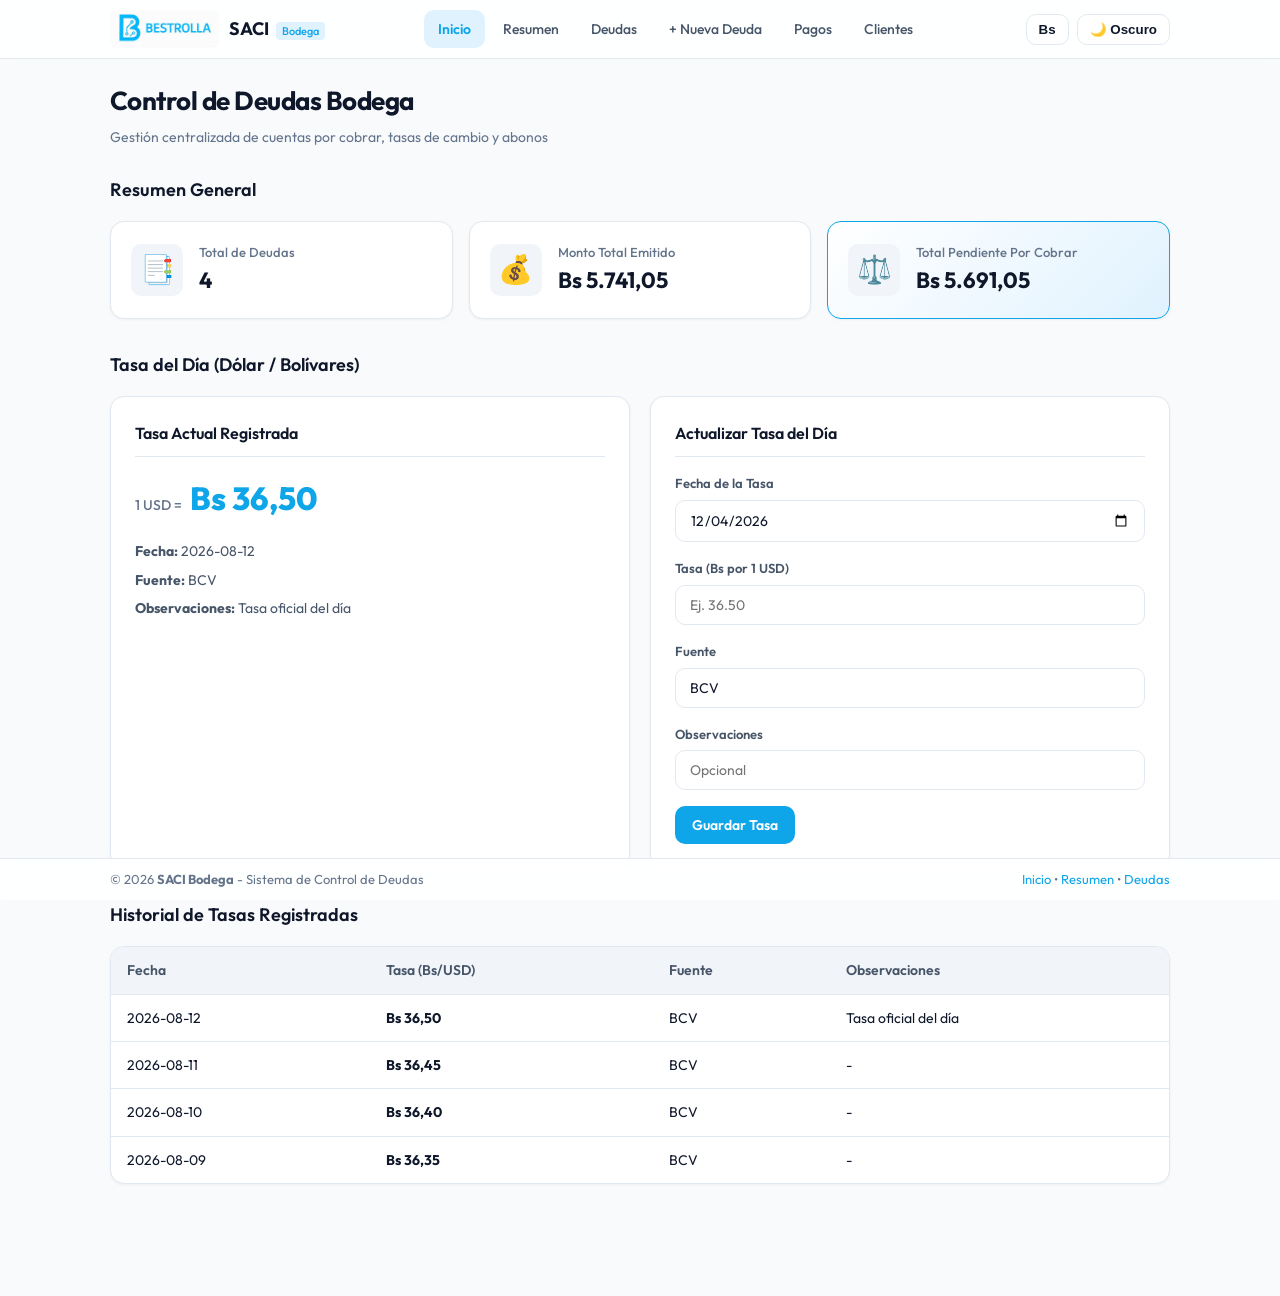
<file: index.html>
<!doctype html>
<html lang="es">
<head>
  <meta charset="utf-8">
  <meta name="viewport" content="width=device-width, initial-scale=1">
  <title>SACI - Control de Deudas Bodega</title>
  <meta name="description" content="Sistema de Control de Deudas y Pagos para Bodega - SACI">
  <link rel="preconnect" href="https://fonts.googleapis.com">
  <link rel="preconnect" href="https://fonts.gstatic.com" crossorigin>
  <link href="https://fonts.googleapis.com/css2?family=Outfit:wght@300;400;500;600;700&display=swap" rel="stylesheet">
  <link rel="stylesheet" href="/assets/css/style.css">
  <script src="/assets/js/app.js" defer></script>
</head>
<body>
  <!-- Header Navbar -->
  <header class="navbar">
    <div class="nav-container">
      <a href="#home" class="brand" id="brand-link">
        <img src="/assets/img/logo1.jpg" alt="Bodega SACI" class="brand-logo" id="brand-logo" onerror="this.onerror=null; this.src='data:image/svg+xml;utf8,<svg xmlns=\'http://www.w3.org/2000/svg\' width=\'40\' height=\'40\' viewBox=\'0 0 24 24\' fill=\'none\' stroke=\'%230ea5e9\' stroke-width=\'2\' stroke-linecap=\'round\' stroke-linejoin=\'round\'><path d=\'M3 9l9-7 9 7v11a2 2 0 0 1-2 2H5a2 2 0 0 1-2-2z\'/><polyline points=\'9 22 9 12 15 12 15 22\'/></svg>'">
        <span class="brand-name">SACI <small>Bodega</small></span>
      </a>
      
      <nav class="nav-links" id="main-nav">
        <a href="#home" class="nav-link active" data-target="page-home" id="nav-home">Inicio</a>
        <a href="#resumen" class="nav-link" data-target="page-resumen" id="nav-resumen">Resumen</a>
        <a href="#deudas" class="nav-link" data-target="page-deudas" id="nav-deudas">Deudas</a>
        <a href="#nueva-deuda" class="nav-link" data-target="page-nueva-deuda" id="nav-nueva-deuda">+ Nueva Deuda</a>
        <a href="#pagos" class="nav-link" data-target="page-pagos" id="nav-pagos">Pagos</a>
        <a href="#clientes" class="nav-link" data-target="page-clientes" id="nav-clientes">Clientes</a>
      </nav>

      <div class="nav-actions">
        <button id="currency-toggle" class="currency-toggle" type="button" title="Cambiar visualización de moneda">Bs</button>
        <button id="theme-toggle" class="theme-toggle" type="button" title="Cambiar tema">🌙 Oscuro</button>
      </div>
    </div>
  </header>

  <!-- Notification Toast Container -->
  <div id="toast-container" class="toast-container" aria-live="polite"></div>

  <!-- Main Container -->
  <main class="container">
    
    <!-- PAGE 1: INICIO / HOME -->
    <section id="page-home" class="page-section active">
      <div class="page-header">
        <h1>Control de Deudas Bodega</h1>
        <p class="subtitle">Gestión centralizada de cuentas por cobrar, tasas de cambio y abonos</p>
      </div>

      <div id="modo-respaldo-banner" class="banner-info" style="display:none;">
        ℹ️ Datos locales activos. Todos los cambios se guardan automáticamente en tu navegador.
      </div>

      <!-- Resumen General Cards -->
      <div class="section-block">
        <h2>Resumen General</h2>
        <div class="stats-grid">
          <div class="stat-card">
            <div class="stat-icon">📑</div>
            <div class="stat-info">
              <span class="stat-label">Total de Deudas</span>
              <strong class="stat-value" id="stat-total-deudas">0</strong>
            </div>
          </div>

          <div class="stat-card">
            <div class="stat-icon">💰</div>
            <div class="stat-info">
              <span class="stat-label">Monto Total Emitido</span>
              <strong class="stat-value amount" id="stat-monto-total">
                <span class="bs">Bs 0.00</span><span class="usd">$ 0.00</span>
              </strong>
            </div>
          </div>

          <div class="stat-card highlight">
            <div class="stat-icon">⚖️</div>
            <div class="stat-info">
              <span class="stat-label">Total Pendiente Por Cobrar</span>
              <strong class="stat-value amount" id="stat-total-pendiente">
                <span class="bs">Bs 0.00</span><span class="usd">$ 0.00</span>
              </strong>
            </div>
          </div>
        </div>
      </div>

      <!-- Tasa del Día -->
      <div class="section-block">
        <h2>Tasa del Día (Dólar / Bolívares)</h2>
        <div class="grid-2col">
          <div class="card-box">
            <h3>Tasa Actual Registrada</h3>
            <div class="rate-details">
              <div class="rate-main">
                <span class="rate-badge">1 USD =</span>
                <span class="rate-price" id="tasa-actual-val">Bs 0.00</span>
              </div>
              <div class="rate-meta">
                <div><strong>Fecha:</strong> <span id="tasa-actual-fecha">-</span></div>
                <div><strong>Fuente:</strong> <span id="tasa-actual-fuente">BCV</span></div>
                <div><strong>Observaciones:</strong> <span id="tasa-actual-obs">-</span></div>
              </div>
            </div>
          </div>

          <div class="card-box">
            <h3>Actualizar Tasa del Día</h3>
            <form id="form-tasa" class="form-compact">
              <div class="form-group">
                <label for="tasa-fecha">Fecha de la Tasa</label>
                <input type="date" id="tasa-fecha" required>
              </div>
              <div class="form-group">
                <label for="tasa-monto">Tasa (Bs por 1 USD)</label>
                <input type="number" step="0.01" id="tasa-monto" placeholder="Ej. 36.50" required>
              </div>
              <div class="form-group">
                <label for="tasa-fuente">Fuente</label>
                <input type="text" id="tasa-fuente" value="BCV" required>
              </div>
              <div class="form-group">
                <label for="tasa-obs">Observaciones</label>
                <input type="text" id="tasa-obs" placeholder="Opcional">
              </div>
              <button type="submit" class="btn btn-primary" id="btn-save-tasa">Guardar Tasa</button>
            </form>
          </div>
        </div>
      </div>

      <!-- Historial de Tasas -->
      <div class="section-block">
        <h2>Historial de Tasas Registradas</h2>
        <div class="table-responsive">
          <table id="tbl-historial-tasas" class="data-table">
            <thead>
              <tr>
                <th>Fecha</th>
                <th>Tasa (Bs/USD)</th>
                <th>Fuente</th>
                <th>Observaciones</th>
              </tr>
            </thead>
            <tbody id="tbody-historial-tasas">
              <!-- Rendered via JS -->
            </tbody>
          </table>
        </div>
      </div>
    </section>

    <!-- PAGE 2: RESUMEN -->
    <section id="page-resumen" class="page-section">
      <div class="page-header">
        <h1>Resumen de Deudas por Cliente</h1>
        <p class="subtitle">Consolidado general de deudas acumuladas y saldos pendientes por cliente</p>
      </div>

      <div class="toolbar">
        <div class="toolbar-item search-box">
          <label for="filter-resumen">Filtrar clientes</label>
          <input type="text" id="filter-resumen" class="filter-input" placeholder="Buscar por cliente o alias...">
        </div>
        <div class="toolbar-item sort-box">
          <label for="sort-resumen">Ordenar por</label>
          <select id="sort-resumen" class="sort-input">
            <option value="pend_desc">Deuda mayor → menor</option>
            <option value="pend_asc">Deuda menor → mayor</option>
            <option value="name_asc">Cliente A → Z</option>
            <option value="name_desc">Cliente Z → A</option>
          </select>
        </div>
      </div>

      <div class="table-responsive">
        <table id="tbl-resumen" class="data-table">
          <thead>
            <tr>
              <th>ID</th>
              <th>Cliente</th>
              <th>Alias</th>
              <th># Deudas</th>
              <th>Monto Total</th>
              <th>Saldo Pendiente</th>
            </tr>
          </thead>
          <tbody id="tbody-resumen">
            <!-- Rendered via JS -->
          </tbody>
        </table>
      </div>
    </section>

    <!-- PAGE 3: DEUDAS -->
    <section id="page-deudas" class="page-section">
      <div class="page-header">
        <h1>Listado General de Deudas</h1>
        <p class="subtitle">Registro detallado de facturas, fiados y cuentas registradas</p>
      </div>

      <div class="toolbar">
        <div class="toolbar-item search-box">
          <label for="filter-deudas">Filtrar deudas</label>
          <input type="text" id="filter-deudas" class="filter-input" placeholder="Buscar por cliente, alias o descripción...">
        </div>
        <div class="toolbar-item sort-box">
          <label for="sort-deudas">Ordenar por</label>
          <select id="sort-deudas" class="sort-input">
            <option value="pend_desc">Deuda mayor → menor</option>
            <option value="pend_asc">Deuda menor → mayor</option>
            <option value="name_asc">Cliente A → Z</option>
            <option value="name_desc">Cliente Z → A</option>
            <option value="date_desc">Fecha nueva → vieja</option>
            <option value="date_asc">Fecha vieja → nueva</option>
          </select>
        </div>
      </div>

      <div class="table-responsive">
        <table id="tbl-deudas" class="data-table">
          <thead>
            <tr>
              <th>Cliente</th>
              <th>Alias</th>
              <th>Descripción</th>
              <th>Fecha</th>
              <th>Monto Total</th>
              <th>Pagado</th>
              <th>Pendiente</th>
              <th>Historial</th>
              <th>Estado</th>
            </tr>
          </thead>
          <tbody id="tbody-deudas">
            <!-- Rendered via JS -->
          </tbody>
        </table>
      </div>
    </section>

    <!-- PAGE 4: NUEVA DEUDA -->
    <section id="page-nueva-deuda" class="page-section">
      <div class="page-header">
        <h1>Registrar Nueva Deuda</h1>
        <p class="subtitle">Agrega un nuevo fiado o factura a un cliente registrado</p>
      </div>

      <div class="form-container">
        <form id="form-nueva-deuda">
          <div class="form-group">
            <label for="cliente-search">Cliente</label>
            <div class="autocomplete">
              <input type="text" id="cliente-search" placeholder="Buscar cliente por nombre o alias..." autocomplete="off" required>
              <input type="hidden" id="id_cliente_selected" name="id_cliente" required>
              <div id="cliente-suggest" class="autocomplete-list"></div>
            </div>
            <div id="cliente-selected-info" class="selected-debt-badge" style="display:none;"></div>
          </div>

          <div class="form-group">
            <label for="deuda-desc">Descripción / Artículos</label>
            <input type="text" id="deuda-desc" name="descripcion" placeholder="Ej. Compra de víveres y charcutería" required>
          </div>

          <div class="grid-2col">
            <div class="form-group">
              <label for="deuda-monto">Monto Total</label>
              <input type="number" step="0.01" id="deuda-monto" name="monto_total" placeholder="0.00" min="0.01" required>
            </div>
            <div class="form-group">
              <label for="deuda-moneda">Moneda de la Deuda</label>
              <select id="deuda-moneda" name="moneda" required>
                <option value="BS">BS (Bolívares)</option>
                <option value="USD">USD (Dólares)</option>
              </select>
            </div>
          </div>

          <div class="grid-2col">
            <div class="form-group">
              <label for="deuda-fecha">Fecha de Deuda</label>
              <input type="date" id="deuda-fecha" name="fecha_deuda" required>
            </div>
            <div class="form-group">
              <label for="deuda-vencimiento">Fecha de Vencimiento (Opcional)</label>
              <input type="date" id="deuda-vencimiento" name="fecha_vencimiento">
            </div>
          </div>

          <div class="form-group">
            <label for="deuda-obs">Observaciones</label>
            <input type="text" id="deuda-obs" name="observaciones" placeholder="Notas adicionales (opcional)">
          </div>

          <button type="submit" class="btn btn-primary btn-block">Guardar Deuda</button>
        </form>
      </div>
    </section>

    <!-- PAGE 5: PAGOS -->
    <section id="page-pagos" class="page-section">
      <div class="page-header">
        <h1>Registrar Pago / Abono</h1>
        <p class="subtitle">Registra pagos individuales o amortización de deudas pendientes</p>
      </div>

      <div class="form-container">
        <form id="form-pago">
          <div class="form-group">
            <label for="deuda-search">Buscar Deuda / Cliente</label>
            <div class="autocomplete">
              <input type="text" id="deuda-search" placeholder="Escribe el nombre del cliente o descripción..." autocomplete="off">
              <input type="hidden" id="id_deuda_selected" name="id_deuda">
              <input type="hidden" id="ids_deudas_multi" name="ids_deudas">
              <div id="deuda-suggest" class="autocomplete-list"></div>
            </div>
            <div id="deuda-selected-info" class="selected-debt-badge" style="display:none;"></div>
            <div id="deuda-pick-list" class="selected-debt-badge" style="display:none;"></div>
          </div>

          <div class="form-group">
            <label for="pago-metodo">Método de Pago</label>
            <select id="pago-metodo" name="metodo" required>
              <option value="EFECTIVO">EFECTIVO</option>
              <option value="TRANSFERENCIA">TRANSFERENCIA</option>
              <option value="TARJETA">TARJETA</option>
              <option value="PAGO-MOVIL">PAGO-MÓVIL</option>
              <option value="BIO-PAGO">BIO-PAGO</option>
              <option value="BS/$">BS / $ (Pago Combinado Mixto)</option>
            </select>
          </div>

          <!-- Monto Simple -->
          <div id="container-monto-simple" class="form-group">
            <div class="grid-2col">
              <div class="form-group">
                <label for="pago-monto">Monto a Abonar</label>
                <input type="number" step="0.01" id="pago-monto" name="monto" placeholder="0.00" min="0.01">
              </div>
              <div class="form-group">
                <label for="pago-moneda">Moneda del Abono</label>
                <select id="pago-moneda" name="moneda">
                  <option value="BS">BS (Bolívares)</option>
                  <option value="USD">USD (Dólares)</option>
                </select>
              </div>
            </div>
          </div>

          <!-- Monto Combinado Mixto BS/$ -->
          <div id="container-monto-dual" class="form-group" style="display:none;">
            <label>Monto Combinado (Mixto)</label>
            <div class="grid-2col">
              <div>
                <label for="pago-monto-bs">Monto en Bolívares (Bs)</label>
                <input type="number" step="0.01" id="pago-monto-bs" name="monto_bs" placeholder="Bs 0.00">
              </div>
              <div>
                <label for="pago-monto-usd">Monto en Dólares ($)</label>
                <input type="number" step="0.01" id="pago-monto-usd" name="monto_usd" placeholder="$ 0.00">
              </div>
            </div>
          </div>

          <div class="form-group">
            <label for="pago-obs">Observaciones</label>
            <input type="text" id="pago-obs" name="observaciones" placeholder="Número de referencia, comprobante o notas">
          </div>

          <button type="submit" class="btn btn-primary btn-block">Registrar Pago</button>
        </form>
      </div>
    </section>

    <!-- PAGE 6: CLIENTES -->
    <section id="page-clientes" class="page-section">
      <div class="page-header">
        <h1>Gestión de Clientes</h1>
        <p class="subtitle">Registra nuevos clientes y administra su estado</p>
      </div>

      <div class="grid-2col">
        <div class="card-box">
          <h3>Registrar Nuevo Cliente</h3>
          <form id="form-cliente">
            <div class="form-group">
              <label for="cliente-nombre">Nombre</label>
              <input type="text" id="cliente-nombre" placeholder="Ej. Juan" required>
            </div>
            <div class="form-group">
              <label for="cliente-apellido">Apellido</label>
              <input type="text" id="cliente-apellido" placeholder="Ej. Pérez" required>
            </div>
            <div class="form-group">
              <label for="cliente-alias">Alias / Apodo (Opcional)</label>
              <input type="text" id="cliente-alias" placeholder="Ej. Juancho">
            </div>
            <button type="submit" class="btn btn-primary btn-block">Guardar Cliente</button>
          </form>
        </div>

        <div class="card-box">
          <h3>Herramientas de Respaldo</h3>
          <p class="text-muted">Exporta o importa tus datos para mantener siempre un respaldo seguro.</p>
          <div class="button-group">
            <button id="btn-export-json" class="btn btn-outline">📥 Exportar Respaldos (JSON)</button>
            <label for="btn-import-json" class="btn btn-outline" style="cursor:pointer; display:inline-block; text-align:center;">
              📤 Importar Respaldos
              <input type="file" id="btn-import-json" accept=".json" style="display:none;">
            </label>
            <button id="btn-reset-demo" class="btn btn-danger-outline">🔄 Restablecer Datos Demo</button>
          </div>
        </div>
      </div>

      <div class="section-block" style="margin-top: 24px;">
        <h2>Listado de Clientes</h2>
        <div class="table-responsive">
          <table id="tbl-clientes" class="data-table">
            <thead>
              <tr>
                <th>ID</th>
                <th>Nombre Completo</th>
                <th>Alias</th>
                <th>Fecha Registro</th>
                <th>Estado</th>
                <th>Acciones</th>
              </tr>
            </thead>
            <tbody id="tbody-clientes">
              <!-- Rendered via JS -->
            </tbody>
          </table>
        </div>
      </div>
    </section>

  </main>

  <!-- Side Panel for Facturas Historial -->
  <aside id="historial-panel" class="side-panel" aria-hidden="true">
    <div class="panel-header">
      <strong id="historial-panel-title">Historial de compras</strong>
      <button type="button" id="close-panel-btn" class="close-btn" title="Cerrar">✕</button>
    </div>
    <div id="historial-content" class="panel-body">
      <!-- Content populated via JS -->
    </div>
    <div class="panel-footer">
      <small class="muted">Listado completo de facturas y pagos del cliente</small>
    </div>
  </aside>

  <footer class="global-footer">
    <div class="footer-content">
      <span>&copy; 2026 <strong>SACI Bodega</strong> - Sistema de Control de Deudas</span>
      <span class="footer-links">
        <a href="#home">Inicio</a> &bull; 
        <a href="#resumen">Resumen</a> &bull; 
        <a href="#deudas">Deudas</a>
      </span>
    </div>
  </footer>
</body>
</html>
</file>
<file: assets/css/style.css>
/* ==========================================================================
   SACI - Control de Deudas Bodega Design System & Stylesheet
   ========================================================================== */

:root {
  --font-family: 'Outfit', -apple-system, BlinkMacSystemFont, 'Segoe UI', Roboto, sans-serif;
  
  /* Color Palette - Light Mode */
  --bg-primary: #f8fafc;
  --bg-surface: #ffffff;
  --bg-surface-glass: rgba(255, 255, 255, 0.85);
  --bg-hover: #f1f5f9;
  
  --text-primary: #0f172a;
  --text-secondary: #475569;
  --text-muted: #64748b;
  
  --brand-primary: #0ea5e9;
  --brand-primary-hover: #0284c7;
  --brand-primary-light: #e0f2fe;
  
  --color-success: #10b981;
  --color-success-bg: #d1fae5;
  --color-warning: #f59e0b;
  --color-warning-bg: #fef3c7;
  --color-danger: #ef4444;
  --color-danger-bg: #fee2e2;
  
  --border-color: #e2e8f0;
  --shadow-sm: 0 1px 3px rgba(0,0,0,0.05);
  --shadow-md: 0 4px 6px -1px rgba(0,0,0,0.07), 0 2px 4px -1px rgba(0,0,0,0.04);
  --shadow-lg: 0 10px 25px -5px rgba(0,0,0,0.1), 0 8px 10px -6px rgba(0,0,0,0.04);
  
  --ring-focus: rgba(14, 165, 233, 0.3);
  --radius-sm: 6px;
  --radius-md: 10px;
  --radius-lg: 14px;
}

.dark {
  --bg-primary: #0b0f19;
  --bg-surface: #111827;
  --bg-surface-glass: rgba(17, 24, 39, 0.85);
  --bg-hover: #1f293d;
  
  --text-primary: #f3f4f6;
  --text-secondary: #9ca3af;
  --text-muted: #6b7280;
  
  --brand-primary: #38bdf8;
  --brand-primary-hover: #0284c7;
  --brand-primary-light: rgba(56, 189, 248, 0.15);
  
  --color-success: #34d399;
  --color-success-bg: rgba(52, 211, 153, 0.15);
  --color-warning: #fbbf24;
  --color-warning-bg: rgba(251, 191, 36, 0.15);
  --color-danger: #f87171;
  --color-danger-bg: rgba(248, 113, 113, 0.15);
  
  --border-color: #1f2937;
  --shadow-sm: 0 1px 3px rgba(0,0,0,0.3);
  --shadow-md: 0 4px 12px rgba(0,0,0,0.4);
  --shadow-lg: 0 15px 35px rgba(0,0,0,0.6);
  
  --ring-focus: rgba(56, 189, 248, 0.35);
  color-scheme: dark;
}

/* Reset & Base Styles */
* {
  box-sizing: border-box;
  margin: 0;
  padding: 0;
}

body {
  font-family: var(--font-family);
  background-color: var(--bg-primary);
  color: var(--text-primary);
  line-height: 1.6;
  padding-top: 80px;
  padding-bottom: 80px;
  min-height: 100vh;
  transition: background-color 0.25s ease, color 0.25s ease;
}

/* Typography & Layout */
.container {
  max-width: 1100px;
  margin: 0 auto;
  padding: 0 20px;
}

.page-section {
  display: none;
  animation: fadeIn 0.3s cubic-bezier(0.4, 0, 0.2, 1);
}

.page-section.active {
  display: block;
}

@keyframes fadeIn {
  from { opacity: 0; transform: translateY(6px); }
  to { opacity: 1; transform: translateY(0); }
}

.page-header {
  margin-bottom: 28px;
}

.page-header h1 {
  font-size: 26px;
  font-weight: 700;
  letter-spacing: -0.02em;
  color: var(--text-primary);
}

.subtitle {
  font-size: 14px;
  color: var(--text-muted);
  margin-top: 4px;
}

/* Navbar Navigation */
.navbar {
  position: fixed;
  top: 0;
  left: 0;
  right: 0;
  background: var(--bg-surface-glass);
  backdrop-filter: blur(12px);
  -webkit-backdrop-filter: blur(12px);
  border-bottom: 1px solid var(--border-color);
  z-index: 100;
  transition: background-color 0.25s ease, border-color 0.25s ease;
}

.nav-container {
  max-width: 1100px;
  margin: 0 auto;
  padding: 10px 20px;
  display: flex;
  align-items: center;
  justify-content: space-between;
  gap: 16px;
}

.brand {
  display: flex;
  align-items: center;
  gap: 10px;
  text-decoration: none;
  color: var(--text-primary);
  font-weight: 700;
  font-size: 18px;
}

.brand-logo {
  height: 38px;
  width: auto;
  border-radius: var(--radius-sm);
  object-fit: contain;
}

.brand-name small {
  font-size: 11px;
  font-weight: 500;
  color: var(--brand-primary);
  background: var(--brand-primary-light);
  padding: 2px 6px;
  border-radius: 4px;
  margin-left: 4px;
}

.nav-links {
  display: flex;
  gap: 4px;
}

.nav-link {
  padding: 8px 14px;
  text-decoration: none;
  color: var(--text-secondary);
  font-weight: 500;
  font-size: 14px;
  border-radius: var(--radius-md);
  transition: all 0.2s ease;
}

.nav-link:hover {
  background: var(--bg-hover);
  color: var(--brand-primary);
}

.nav-link.active {
  background: var(--brand-primary-light);
  color: var(--brand-primary);
  font-weight: 600;
}

.nav-actions {
  display: flex;
  gap: 8px;
}

/* Buttons */
.btn {
  display: inline-flex;
  align-items: center;
  justify-content: center;
  padding: 9px 16px;
  font-family: var(--font-family);
  font-size: 14px;
  font-weight: 600;
  border-radius: var(--radius-md);
  border: 1px solid transparent;
  cursor: pointer;
  transition: all 0.2s ease;
}

.btn-primary {
  background: var(--brand-primary);
  color: #ffffff;
}

.btn-primary:hover {
  background: var(--brand-primary-hover);
  box-shadow: 0 4px 12px rgba(14, 165, 233, 0.25);
}

.btn-outline {
  background: var(--bg-surface);
  color: var(--text-primary);
  border-color: var(--border-color);
}

.btn-outline:hover {
  border-color: var(--brand-primary);
  color: var(--brand-primary);
}

.btn-danger-outline {
  background: var(--bg-surface);
  color: var(--color-danger);
  border-color: var(--border-color);
}

.btn-danger-outline:hover {
  background: var(--color-danger-bg);
  border-color: var(--color-danger);
}

.btn-block {
  width: 100%;
}

.currency-toggle, .theme-toggle {
  padding: 7px 12px;
  border: 1px solid var(--border-color);
  background: var(--bg-surface);
  color: var(--text-primary);
  font-weight: 600;
  border-radius: var(--radius-md);
  cursor: pointer;
  transition: all 0.2s ease;
}

.currency-toggle:hover, .theme-toggle:hover {
  border-color: var(--brand-primary);
  color: var(--brand-primary);
}

/* Amount formatting */
.amount .bs { display: inline; }
.amount .usd { display: none; }
body.currency-usd .amount .bs { display: none; }
body.currency-usd .amount .usd { display: inline; }

/* Cards & Sections */
.section-block {
  margin-bottom: 32px;
}

.section-block h2 {
  font-size: 18px;
  font-weight: 600;
  margin-bottom: 16px;
}

.stats-grid {
  display: grid;
  grid-template-columns: repeat(auto-fit, minmax(260px, 1fr));
  gap: 16px;
}

.stat-card {
  background: var(--bg-surface);
  border: 1px solid var(--border-color);
  border-radius: var(--radius-lg);
  padding: 20px;
  display: flex;
  align-items: center;
  gap: 16px;
  box-shadow: var(--shadow-sm);
  transition: transform 0.2s ease, box-shadow 0.2s ease;
}

.stat-card:hover {
  transform: translateY(-2px);
  box-shadow: var(--shadow-md);
}

.stat-card.highlight {
  border-color: var(--brand-primary);
  background: linear-gradient(135deg, var(--bg-surface) 0%, var(--brand-primary-light) 100%);
}

.stat-icon {
  font-size: 28px;
  width: 52px;
  height: 52px;
  border-radius: var(--radius-md);
  background: var(--bg-hover);
  display: flex;
  align-items: center;
  justify-content: center;
}

.stat-info {
  display: flex;
  flex-direction: column;
}

.stat-label {
  font-size: 13px;
  color: var(--text-muted);
  font-weight: 500;
}

.stat-value {
  font-size: 22px;
  font-weight: 700;
  color: var(--text-primary);
}

.grid-2col {
  display: grid;
  grid-template-columns: repeat(auto-fit, minmax(320px, 1fr));
  gap: 20px;
}

.card-box {
  background: var(--bg-surface);
  border: 1px solid var(--border-color);
  border-radius: var(--radius-lg);
  padding: 24px;
  box-shadow: var(--shadow-sm);
}

.card-box h3 {
  font-size: 16px;
  font-weight: 600;
  margin-bottom: 16px;
  border-bottom: 1px solid var(--border-color);
  padding-bottom: 10px;
}

/* Rate Details */
.rate-details {
  display: flex;
  flex-direction: column;
  gap: 16px;
}

.rate-main {
  display: flex;
  align-items: baseline;
  gap: 8px;
}

.rate-badge {
  font-size: 14px;
  color: var(--text-muted);
  font-weight: 500;
}

.rate-price {
  font-size: 32px;
  font-weight: 800;
  color: var(--brand-primary);
}

.rate-meta {
  font-size: 14px;
  display: flex;
  flex-direction: column;
  gap: 6px;
  color: var(--text-secondary);
}

/* Tables */
.table-responsive {
  width: 100%;
  overflow-x: auto;
  background: var(--bg-surface);
  border: 1px solid var(--border-color);
  border-radius: var(--radius-lg);
  box-shadow: var(--shadow-sm);
}

.data-table {
  width: 100%;
  border-collapse: collapse;
  font-size: 14px;
  text-align: left;
}

.data-table th, .data-table td {
  padding: 12px 16px;
  border-bottom: 1px solid var(--border-color);
}

.data-table th {
  background: var(--bg-hover);
  font-weight: 600;
  color: var(--text-secondary);
}

.data-table tbody tr:last-child td {
  border-bottom: none;
}

.data-table tbody tr:hover {
  background: var(--bg-hover);
}

/* Status Badges */
.badge {
  display: inline-block;
  padding: 3px 8px;
  font-size: 11px;
  font-weight: 700;
  border-radius: 4px;
  text-transform: uppercase;
  letter-spacing: 0.03em;
}

.badge-pendiente {
  background: var(--color-warning-bg);
  color: var(--color-warning);
}

.badge-parcial {
  background: var(--brand-primary-light);
  color: var(--brand-primary);
}

.badge-pagada, .badge-activo {
  background: var(--color-success-bg);
  color: var(--color-success);
}

.badge-inactivo {
  background: var(--color-danger-bg);
  color: var(--color-danger);
}

/* Toolbar & Filters */
.toolbar {
  display: flex;
  gap: 16px;
  align-items: flex-end;
  flex-wrap: wrap;
  margin-bottom: 16px;
}

.toolbar-item {
  display: flex;
  flex-direction: column;
  gap: 6px;
}

.toolbar-item.search-box {
  flex: 1 1 280px;
}

.toolbar-item label {
  font-size: 12px;
  font-weight: 600;
  color: var(--text-muted);
}

/* Forms & Inputs */
.form-container {
  max-width: 600px;
  background: var(--bg-surface);
  border: 1px solid var(--border-color);
  border-radius: var(--radius-lg);
  padding: 28px;
  box-shadow: var(--shadow-sm);
}

.form-group {
  display: flex;
  flex-direction: column;
  gap: 6px;
  margin-bottom: 16px;
}

.form-group label {
  font-size: 13px;
  font-weight: 600;
  color: var(--text-secondary);
}

input[type="text"], input[type="number"], input[type="date"], select {
  font-family: var(--font-family);
  font-size: 14px;
  padding: 10px 14px;
  border: 1px solid var(--border-color);
  border-radius: var(--radius-md);
  background: var(--bg-surface);
  color: var(--text-primary);
  outline: none;
  transition: border-color 0.2s ease, box-shadow 0.2s ease;
}

input:hover, select:hover {
  border-color: var(--brand-primary);
}

input:focus, select:focus {
  border-color: var(--brand-primary);
  box-shadow: 0 0 0 3px var(--ring-focus);
}

/* Autocomplete */
.autocomplete {
  position: relative;
  width: 100%;
}

.autocomplete-list {
  position: absolute;
  top: 100%;
  left: 0;
  right: 0;
  background: var(--bg-surface);
  border: 1px solid var(--border-color);
  border-radius: var(--radius-md);
  box-shadow: var(--shadow-lg);
  max-height: 220px;
  overflow-y: auto;
  z-index: 120;
  display: none;
  margin-top: 4px;
}

.autocomplete-list.open {
  display: block;
}

.autocomplete-item {
  padding: 10px 14px;
  cursor: pointer;
  border-bottom: 1px solid var(--border-color);
  transition: background 0.15s ease;
}

.autocomplete-item:hover, .autocomplete-item.active {
  background: var(--bg-hover);
}

.autocomplete-item .alias {
  font-size: 12px;
  color: var(--text-muted);
}

.selected-debt-badge {
  padding: 8px 12px;
  background: var(--brand-primary-light);
  color: var(--brand-primary);
  border-radius: var(--radius-md);
  font-size: 13px;
  font-weight: 500;
  margin-top: 8px;
}

/* Side Panel */
.side-panel {
  position: fixed;
  top: 0;
  right: -600px;
  width: 540px;
  max-width: 90vw;
  height: 100vh;
  background: var(--bg-surface);
  border-left: 1px solid var(--border-color);
  box-shadow: var(--shadow-lg);
  transition: right 0.3s cubic-bezier(0.4, 0, 0.2, 1);
  z-index: 200;
  display: flex;
  flex-direction: column;
}

.side-panel.open {
  right: 0;
}

.panel-header {
  padding: 16px 20px;
  border-bottom: 1px solid var(--border-color);
  display: flex;
  align-items: center;
  justify-content: space-between;
}

.panel-body {
  padding: 20px;
  flex: 1;
  overflow-y: auto;
}

.panel-footer {
  padding: 14px 20px;
  border-top: 1px solid var(--border-color);
  background: var(--bg-hover);
}

.close-btn {
  background: transparent;
  border: none;
  font-size: 18px;
  color: var(--text-muted);
  cursor: pointer;
  padding: 4px 8px;
  border-radius: 4px;
}

.close-btn:hover {
  color: var(--text-primary);
  background: var(--bg-hover);
}

/* Toast Notifications */
.toast-container {
  position: fixed;
  bottom: 24px;
  right: 24px;
  z-index: 300;
  display: flex;
  flex-direction: column;
  gap: 10px;
}

.toast {
  padding: 12px 18px;
  background: var(--bg-surface);
  color: var(--text-primary);
  border: 1px solid var(--border-color);
  border-left: 4px solid var(--brand-primary);
  border-radius: var(--radius-md);
  box-shadow: var(--shadow-lg);
  font-size: 14px;
  font-weight: 500;
  animation: slideInRight 0.3s ease, fadeOut 0.3s ease 2.7s forwards;
}

@keyframes slideInRight {
  from { transform: translateX(100%); opacity: 0; }
  to { transform: translateX(0); opacity: 1; }
}

@keyframes fadeOut {
  to { opacity: 0; transform: translateY(10px); }
}

.banner-info {
  background: var(--brand-primary-light);
  color: var(--brand-primary);
  padding: 12px 16px;
  border-radius: var(--radius-md);
  font-size: 14px;
  font-weight: 500;
  margin-bottom: 20px;
}

.text-muted { color: var(--text-muted); font-size: 13px; margin-bottom: 12px; }

.button-group {
  display: flex;
  flex-direction: column;
  gap: 10px;
}

/* Global Footer */
.global-footer {
  position: fixed;
  bottom: 0;
  left: 0;
  right: 0;
  background: var(--bg-surface-glass);
  backdrop-filter: blur(10px);
  -webkit-backdrop-filter: blur(10px);
  border-top: 1px solid var(--border-color);
  z-index: 90;
}

.footer-content {
  max-width: 1100px;
  margin: 0 auto;
  padding: 10px 20px;
  display: flex;
  align-items: center;
  justify-content: space-between;
  font-size: 13px;
  color: var(--text-muted);
}

.footer-links a {
  color: var(--brand-primary);
  text-decoration: none;
}

.footer-links a:hover {
  text-decoration: underline;
}

/* Responsive Media Queries */
@media (max-width: 768px) {
  body { padding-top: 120px; }
  .nav-container { flex-direction: column; align-items: stretch; gap: 10px; }
  .nav-links { overflow-x: auto; padding-bottom: 4px; }
  .grid-2col { grid-template-columns: 1fr; }
  .side-panel { width: 100vw; max-width: 100vw; }
}
</file>
